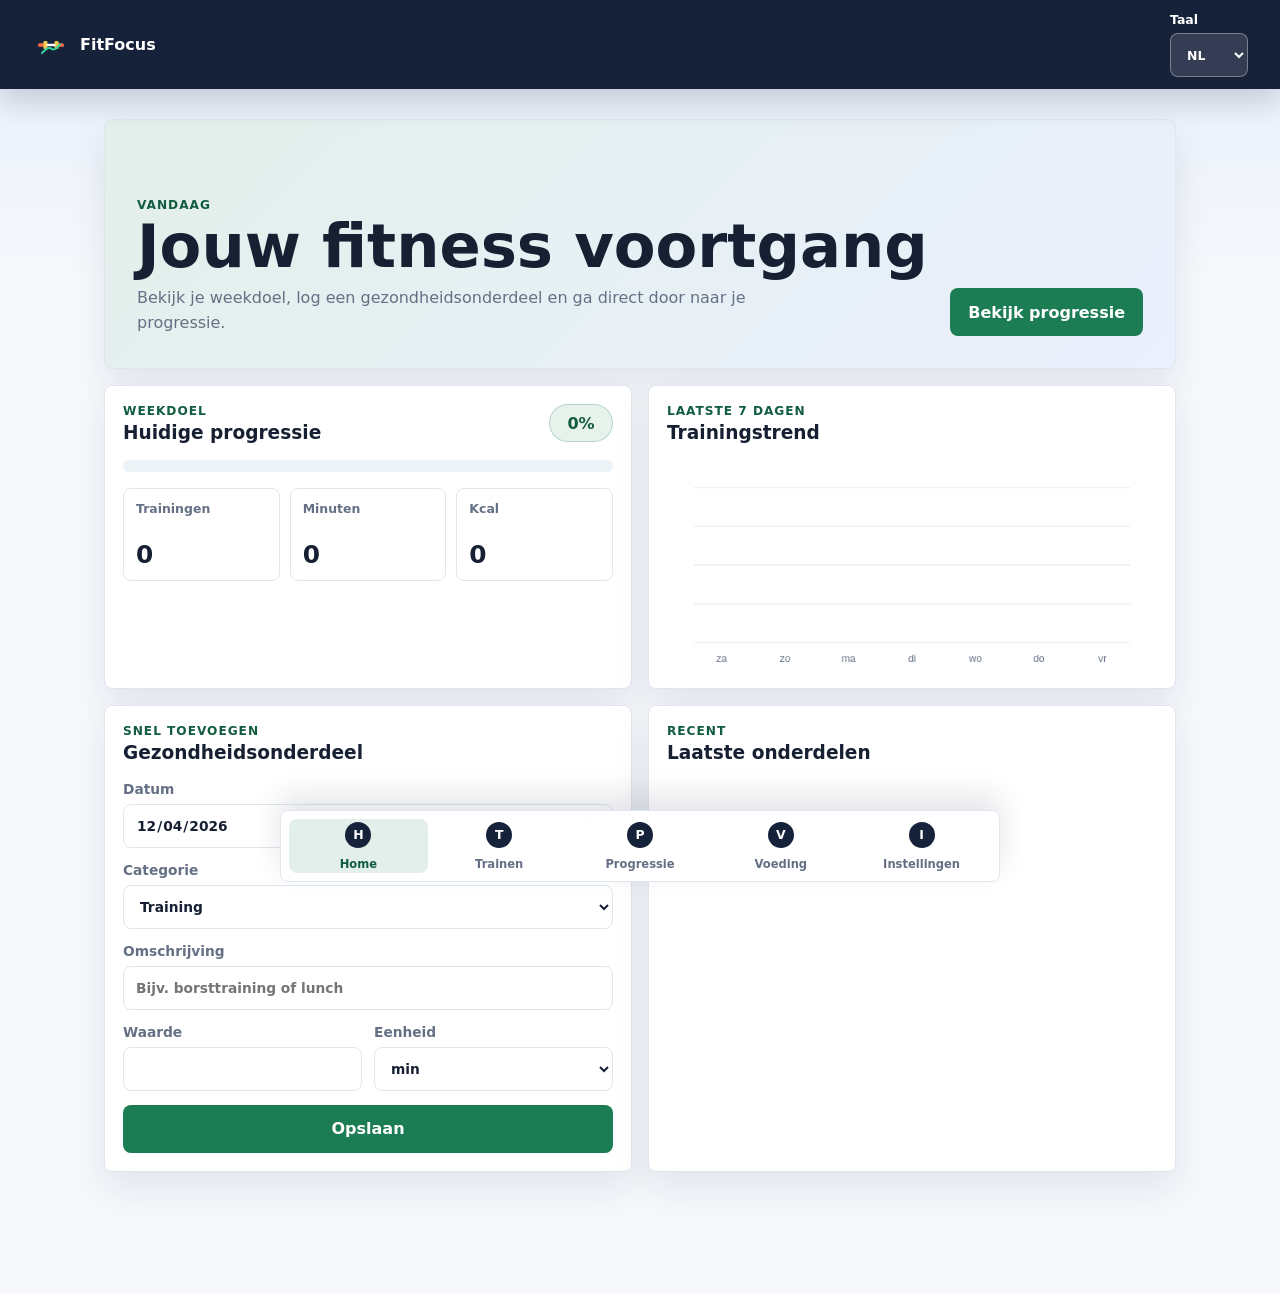
<file: index.html>
<!doctype html>
<html lang="nl">
  <head>
    <meta charset="utf-8">
    <meta name="viewport" content="width=device-width, initial-scale=1">
    <meta name="theme-color" content="#16213a">
    <title>FitFocus | Home</title>
    <link rel="manifest" href="./manifest.json">
    <link rel="icon" href="./assets/icon.svg" type="image/svg+xml">
    <link rel="stylesheet" href="./css/styles.css">
  </head>
  <body data-page="home">
    <header class="app-header">
      <a class="brand" href="./index.html" aria-label="FitFocus home">
        <img class="brand-mark" src="./assets/icon.svg" alt="">
        <span>FitFocus</span>
      </a>
      <label class="language-field">
        <span data-i18n="language">Taal</span>
        <select data-language-select aria-label="Taal kiezen">
          <option value="nl">NL</option>
          <option value="en">EN</option>
        </select>
      </label>
    </header>

    <main class="app-shell">
      <section class="hero-panel" aria-labelledby="home-title">
        <div>
          <p class="eyebrow" data-i18n="todayFocus">Vandaag</p>
          <h1 id="home-title" data-i18n="homeTitle">Jouw fitness voortgang</h1>
          <p class="muted" data-i18n="homeIntro">Bekijk je weekdoel, log een gezondheidsonderdeel en ga direct door naar je progressie.</p>
        </div>
        <a class="primary-action" href="./progress.html" data-i18n="viewProgress">Bekijk progressie</a>
      </section>

      <section class="dashboard-grid" aria-label="Dashboard">
        <article class="panel progress-summary">
          <div class="section-heading">
            <div>
              <p class="eyebrow" data-i18n="weekGoal">Weekdoel</p>
              <h2 data-i18n="currentProgress">Huidige progressie</h2>
            </div>
            <output id="homeProgressPercent" class="score-pill">0%</output>
          </div>

          <div class="progress-rail" aria-hidden="true">
            <span id="homeProgressBar"></span>
          </div>

          <div class="metric-grid">
            <div class="metric-card">
              <span data-i18n="workouts">Trainingen</span>
              <strong id="homeWorkoutCount">0</strong>
            </div>
            <div class="metric-card">
              <span data-i18n="minutes">Minuten</span>
              <strong id="homeMinutes">0</strong>
            </div>
            <div class="metric-card">
              <span data-i18n="kcal">Kcal</span>
              <strong id="homeKcal">0</strong>
            </div>
          </div>
        </article>

        <article class="panel">
          <div class="section-heading">
            <div>
              <p class="eyebrow" data-i18n="lastSevenDays">Laatste 7 dagen</p>
              <h2 data-i18n="trainingTrend">Trainingstrend</h2>
            </div>
          </div>
          <canvas id="homeTrendChart" width="620" height="260" aria-label="Grafiek met trainingsminuten"></canvas>
        </article>
      </section>

      <section class="content-grid">
        <article class="panel">
          <div class="section-heading">
            <div>
              <p class="eyebrow" data-i18n="quickAdd">Snel toevoegen</p>
              <h2 data-i18n="healthPart">Gezondheidsonderdeel</h2>
            </div>
          </div>
          <form id="quickEntryForm" class="stacked-form">
            <label>
              <span data-i18n="date">Datum</span>
              <input id="quickDate" name="date" type="date" required>
            </label>
            <label>
              <span data-i18n="category">Categorie</span>
              <select id="quickCategory" name="category" required>
                <option value="training" data-i18n="training">Training</option>
                <option value="nutrition" data-i18n="nutrition">Voeding</option>
                <option value="weight" data-i18n="weight">Gewicht</option>
                <option value="cardio" data-i18n="cardio">Conditie</option>
              </select>
            </label>
            <label>
              <span data-i18n="description">Omschrijving</span>
              <input id="quickDescription" name="description" type="text" maxlength="80" data-i18n-placeholder="descriptionExample" placeholder="Bijv. borsttraining of lunch">
            </label>
            <div class="two-column">
              <label>
                <span data-i18n="value">Waarde</span>
                <input id="quickValue" name="value" type="number" min="0" step="0.1" required>
              </label>
              <label>
                <span data-i18n="unit">Eenheid</span>
                <select id="quickUnit" name="unit" required>
                  <option value="min">min</option>
                  <option value="kg">kg</option>
                  <option value="kcal">kcal</option>
                  <option value="sets">sets</option>
                </select>
              </label>
            </div>
            <button class="primary-action full-width" type="submit" data-i18n="saveEntry">Opslaan</button>
          </form>
        </article>

        <article class="panel">
          <div class="section-heading">
            <div>
              <p class="eyebrow" data-i18n="recent">Recent</p>
              <h2 data-i18n="latestItems">Laatste onderdelen</h2>
            </div>
          </div>
          <div id="homeRecentList" class="entry-list empty-state" data-i18n="noEntries">Nog geen onderdelen opgeslagen.</div>
        </article>
      </section>
    </main>

    <footer class="bottom-nav" aria-label="Hoofdnavigatie">
      <a href="./index.html" data-nav="home"><span class="nav-icon">H</span><span data-i18n="home">Home</span></a>
      <a href="./training.html" data-nav="training"><span class="nav-icon">T</span><span data-i18n="train">Trainen</span></a>
      <a href="./progress.html" data-nav="progress"><span class="nav-icon">P</span><span data-i18n="progress">Progressie</span></a>
      <a href="./voeding.html" data-nav="nutrition"><span class="nav-icon">V</span><span data-i18n="nutrition">Voeding</span></a>
      <a href="./settings.html" data-nav="settings"><span class="nav-icon">I</span><span data-i18n="settings">Instellingen</span></a>
    </footer>

    <script src="./js/app.js" defer></script>
  </body>
</html>
</file>
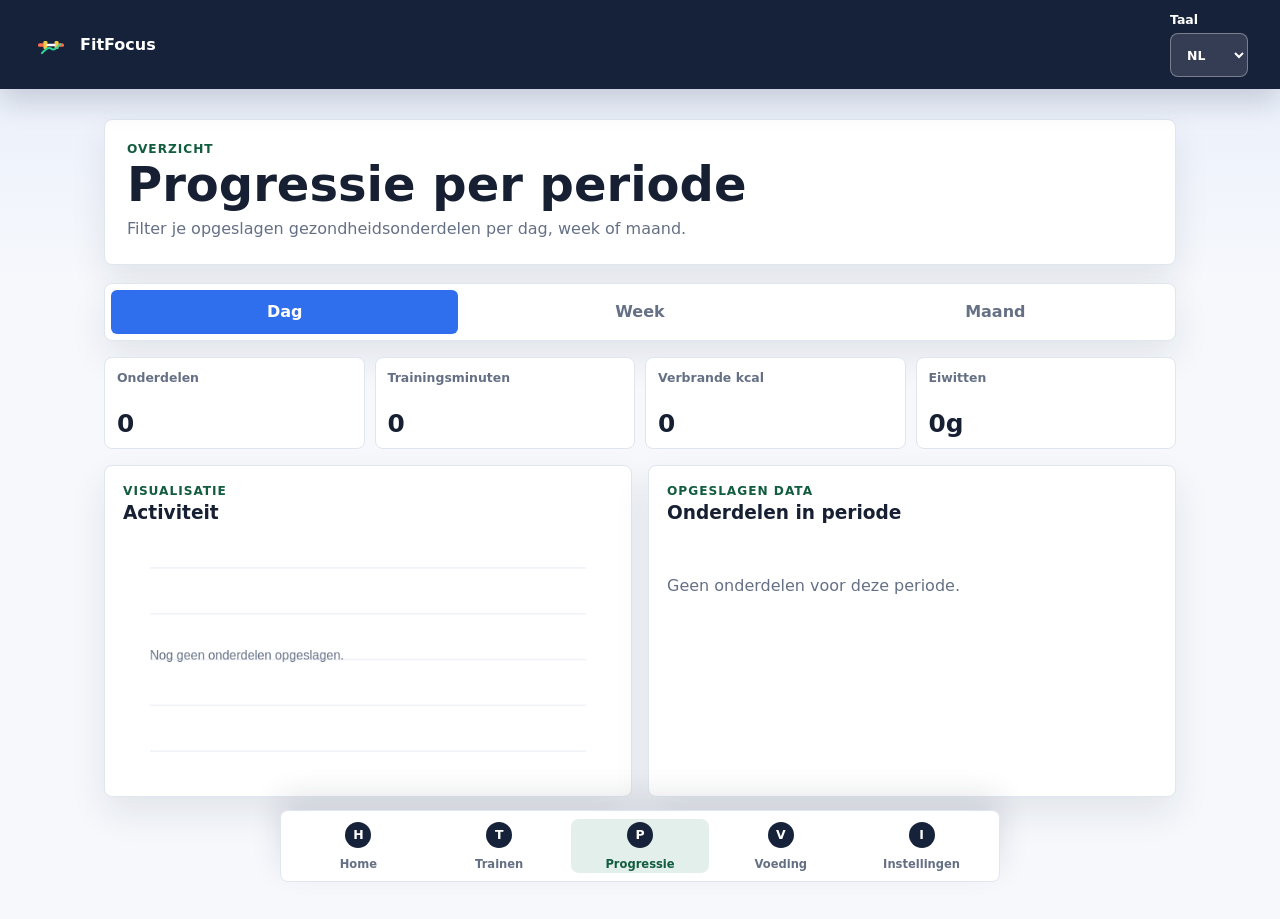
<file: progress.html>
<!doctype html>
<html lang="nl">
  <head>
    <meta charset="utf-8">
    <meta name="viewport" content="width=device-width, initial-scale=1">
    <meta name="theme-color" content="#16213a">
    <title>FitFocus | Progressie</title>
    <link rel="manifest" href="./manifest.json">
    <link rel="icon" href="./assets/icon.svg" type="image/svg+xml">
    <link rel="stylesheet" href="./css/styles.css">
  </head>
  <body data-page="progress">
    <header class="app-header">
      <a class="brand" href="./index.html" aria-label="FitFocus home">
        <img class="brand-mark" src="./assets/icon.svg" alt="">
        <span>FitFocus</span>
      </a>
      <label class="language-field">
        <span data-i18n="language">Taal</span>
        <select data-language-select aria-label="Taal kiezen">
          <option value="nl">NL</option>
          <option value="en">EN</option>
        </select>
      </label>
    </header>

    <main class="app-shell">
      <section class="page-title">
        <p class="eyebrow" data-i18n="overview">Overzicht</p>
        <h1 data-i18n="progressTitle">Progressie per periode</h1>
        <p class="muted" data-i18n="progressIntro">Filter je opgeslagen gezondheidsonderdelen per dag, week of maand.</p>
      </section>

      <section class="period-tabs" aria-label="Periode kiezen">
        <button class="is-active" type="button" data-period="day" data-i18n="day">Dag</button>
        <button type="button" data-period="week" data-i18n="week">Week</button>
        <button type="button" data-period="month" data-i18n="month">Maand</button>
      </section>

      <section class="metric-grid wide">
        <div class="metric-card">
          <span data-i18n="items">Onderdelen</span>
          <strong id="progressItemCount">0</strong>
        </div>
        <div class="metric-card">
          <span data-i18n="trainingMinutes">Trainingsminuten</span>
          <strong id="progressMinutes">0</strong>
        </div>
        <div class="metric-card">
          <span data-i18n="burnedKcal">Verbrande kcal</span>
          <strong id="progressKcal">0</strong>
        </div>
        <div class="metric-card">
          <span data-i18n="protein">Eiwitten</span>
          <strong id="progressProtein">0g</strong>
        </div>
      </section>

      <section class="content-grid">
        <article class="panel">
          <div class="section-heading">
            <div>
              <p class="eyebrow" data-i18n="visual">Visualisatie</p>
              <h2 data-i18n="activityChart">Activiteit</h2>
            </div>
          </div>
          <canvas id="progressChart" width="620" height="300" aria-label="Progressiegrafiek"></canvas>
        </article>

        <article class="panel">
          <div class="section-heading">
            <div>
              <p class="eyebrow" data-i18n="storedData">Opgeslagen data</p>
              <h2 data-i18n="periodItems">Onderdelen in periode</h2>
            </div>
          </div>
          <div id="progressList" class="entry-list empty-state" data-i18n="noPeriodEntries">Geen onderdelen voor deze periode.</div>
        </article>
      </section>
    </main>

    <footer class="bottom-nav" aria-label="Hoofdnavigatie">
      <a href="./index.html" data-nav="home"><span class="nav-icon">H</span><span data-i18n="home">Home</span></a>
      <a href="./training.html" data-nav="training"><span class="nav-icon">T</span><span data-i18n="train">Trainen</span></a>
      <a href="./progress.html" data-nav="progress"><span class="nav-icon">P</span><span data-i18n="progress">Progressie</span></a>
      <a href="./voeding.html" data-nav="nutrition"><span class="nav-icon">V</span><span data-i18n="nutrition">Voeding</span></a>
      <a href="./settings.html" data-nav="settings"><span class="nav-icon">I</span><span data-i18n="settings">Instellingen</span></a>
    </footer>

    <script src="./js/app.js" defer></script>
  </body>
</html>
</file>
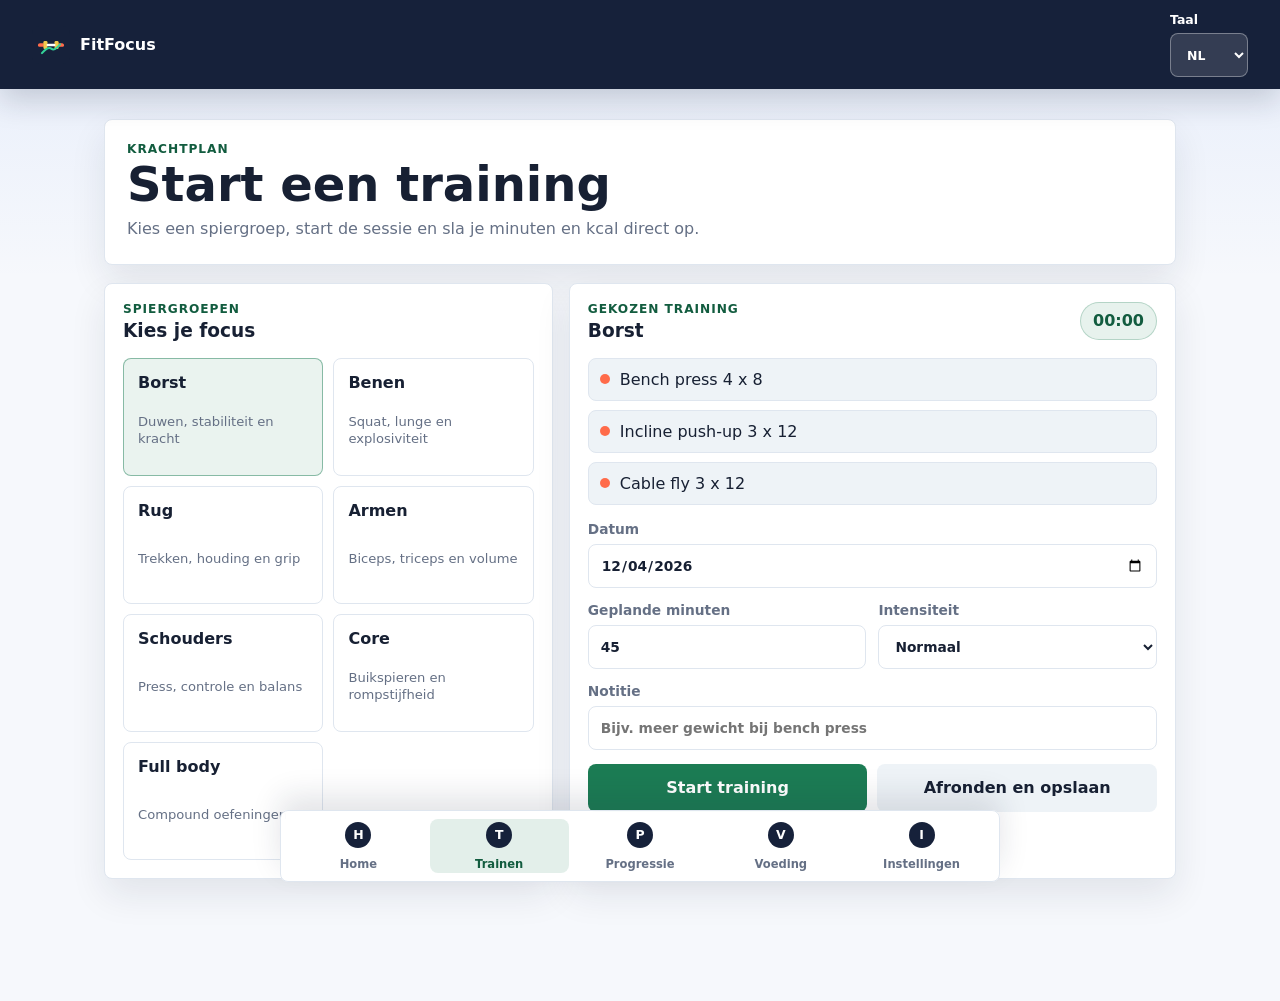
<file: training.html>
<!doctype html>
<html lang="nl">
  <head>
    <meta charset="utf-8">
    <meta name="viewport" content="width=device-width, initial-scale=1">
    <meta name="theme-color" content="#16213a">
    <title>FitFocus | Trainen</title>
    <link rel="manifest" href="./manifest.json">
    <link rel="icon" href="./assets/icon.svg" type="image/svg+xml">
    <link rel="stylesheet" href="./css/styles.css">
  </head>
  <body data-page="training">
    <header class="app-header">
      <a class="brand" href="./index.html" aria-label="FitFocus home">
        <img class="brand-mark" src="./assets/icon.svg" alt="">
        <span>FitFocus</span>
      </a>
      <label class="language-field">
        <span data-i18n="language">Taal</span>
        <select data-language-select aria-label="Taal kiezen">
          <option value="nl">NL</option>
          <option value="en">EN</option>
        </select>
      </label>
    </header>

    <main class="app-shell">
      <section class="page-title">
        <p class="eyebrow" data-i18n="strengthPlan">Krachtplan</p>
        <h1 data-i18n="trainingTitle">Start een training</h1>
        <p class="muted" data-i18n="trainingIntro">Kies een spiergroep, start de sessie en sla je minuten en kcal direct op.</p>
      </section>

      <section class="training-layout">
        <article class="panel">
          <div class="section-heading">
            <div>
              <p class="eyebrow" data-i18n="muscleGroups">Spiergroepen</p>
              <h2 data-i18n="chooseMuscle">Kies je focus</h2>
            </div>
          </div>
          <div id="muscleGrid" class="muscle-grid" aria-label="Spiergroep kiezen"></div>
        </article>

        <article class="panel training-plan">
          <div class="section-heading">
            <div>
              <p class="eyebrow" data-i18n="selectedWorkout">Gekozen training</p>
              <h2 id="selectedMuscleTitle">Borst</h2>
            </div>
            <output id="sessionTimer" class="score-pill">00:00</output>
          </div>

          <ul id="exerciseList" class="exercise-list"></ul>

          <form id="trainingForm" class="stacked-form">
            <label>
              <span data-i18n="date">Datum</span>
              <input id="trainingDate" type="date" required>
            </label>
            <div class="two-column">
              <label>
                <span data-i18n="plannedMinutes">Geplande minuten</span>
                <input id="trainingMinutes" type="number" min="5" max="240" value="45" required>
              </label>
              <label>
                <span data-i18n="effort">Intensiteit</span>
                <select id="trainingEffort">
                  <option value="light" data-i18n="light">Licht</option>
                  <option value="normal" selected data-i18n="normal">Normaal</option>
                  <option value="heavy" data-i18n="heavy">Zwaar</option>
                </select>
              </label>
            </div>
            <label>
              <span data-i18n="trainingNote">Notitie</span>
              <input id="trainingNote" maxlength="90" data-i18n-placeholder="trainingNoteExample" placeholder="Bijv. meer gewicht bij bench press">
            </label>
            <div class="button-row">
              <button id="startTrainingButton" class="primary-action" type="button" data-i18n="startTraining">Start training</button>
              <button id="finishTrainingButton" class="secondary-action" type="submit" data-i18n="finishSave">Afronden en opslaan</button>
            </div>
          </form>
        </article>
      </section>
    </main>

    <footer class="bottom-nav" aria-label="Hoofdnavigatie">
      <a href="./index.html" data-nav="home"><span class="nav-icon">H</span><span data-i18n="home">Home</span></a>
      <a href="./training.html" data-nav="training"><span class="nav-icon">T</span><span data-i18n="train">Trainen</span></a>
      <a href="./progress.html" data-nav="progress"><span class="nav-icon">P</span><span data-i18n="progress">Progressie</span></a>
      <a href="./voeding.html" data-nav="nutrition"><span class="nav-icon">V</span><span data-i18n="nutrition">Voeding</span></a>
      <a href="./settings.html" data-nav="settings"><span class="nav-icon">I</span><span data-i18n="settings">Instellingen</span></a>
    </footer>

    <script src="./js/app.js" defer></script>
  </body>
</html>
</file>
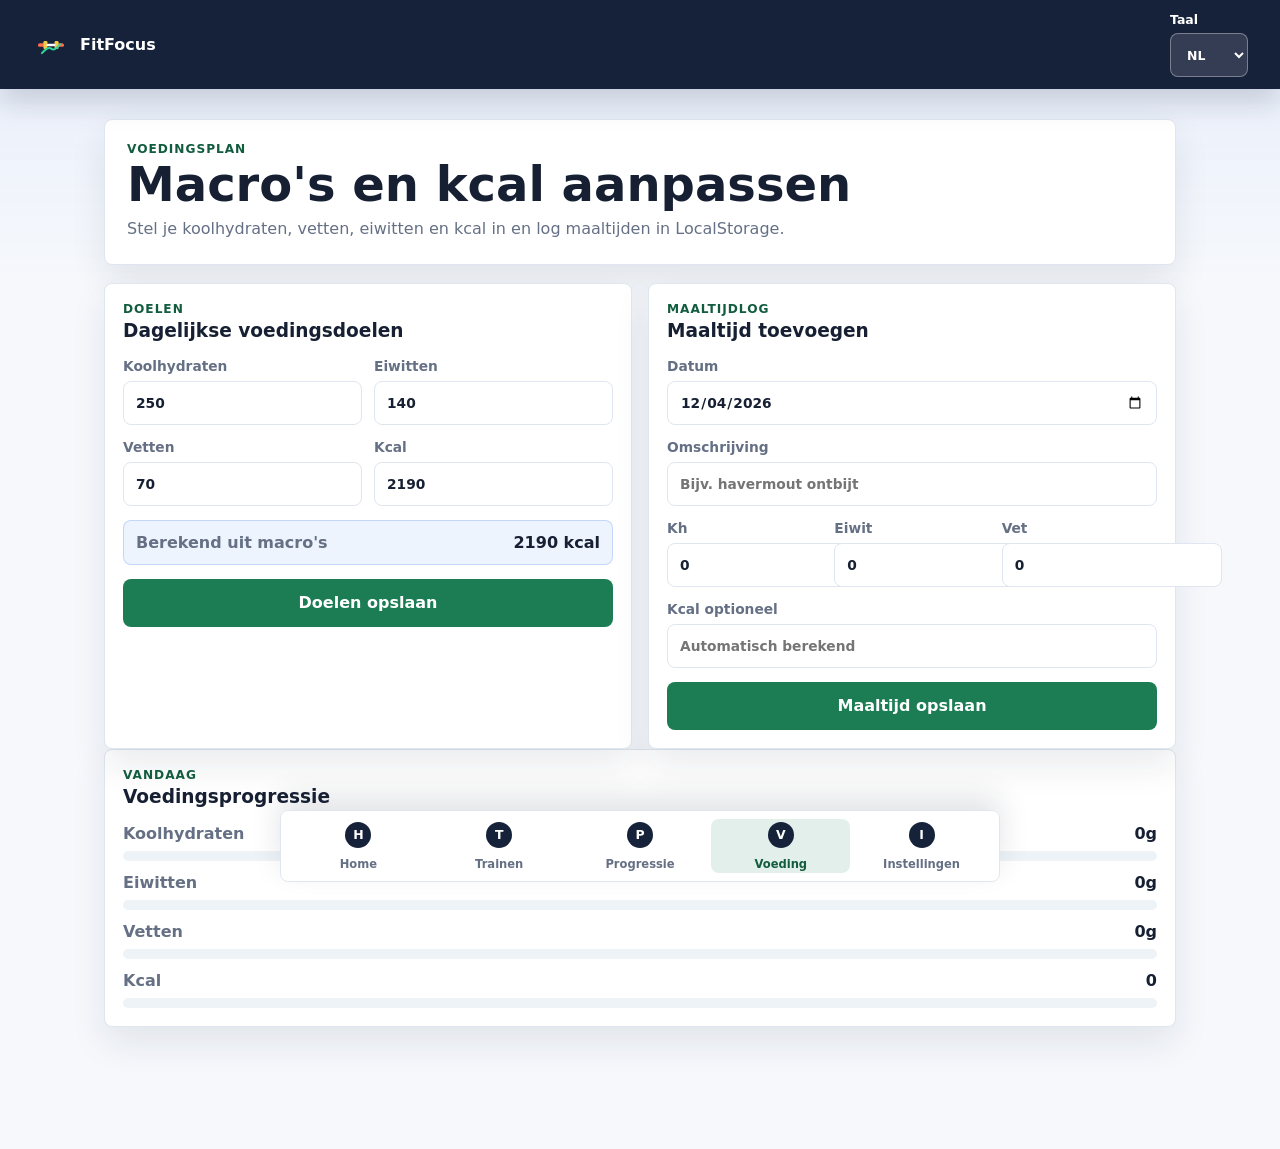
<file: voeding.html>
<!doctype html>
<html lang="nl">
  <head>
    <meta charset="utf-8">
    <meta name="viewport" content="width=device-width, initial-scale=1">
    <meta name="theme-color" content="#16213a">
    <title>FitFocus | Voeding</title>
    <link rel="manifest" href="./manifest.json">
    <link rel="icon" href="./assets/icon.svg" type="image/svg+xml">
    <link rel="stylesheet" href="./css/styles.css">
  </head>
  <body data-page="nutrition">
    <header class="app-header">
      <a class="brand" href="./index.html" aria-label="FitFocus home">
        <img class="brand-mark" src="./assets/icon.svg" alt="">
        <span>FitFocus</span>
      </a>
      <label class="language-field">
        <span data-i18n="language">Taal</span>
        <select data-language-select aria-label="Taal kiezen">
          <option value="nl">NL</option>
          <option value="en">EN</option>
        </select>
      </label>
    </header>

    <main class="app-shell">
      <section class="page-title">
        <p class="eyebrow" data-i18n="nutritionPlan">Voedingsplan</p>
        <h1 data-i18n="nutritionTitle">Macro's en kcal aanpassen</h1>
        <p class="muted" data-i18n="nutritionIntro">Stel je koolhydraten, vetten, eiwitten en kcal in en log maaltijden in LocalStorage.</p>
      </section>

      <section class="nutrition-layout">
        <article class="panel">
          <div class="section-heading">
            <div>
              <p class="eyebrow" data-i18n="targets">Doelen</p>
              <h2 data-i18n="dailyTargets">Dagelijkse voedingsdoelen</h2>
            </div>
          </div>
          <form id="nutritionTargetForm" class="stacked-form">
            <div class="two-column">
              <label>
                <span data-i18n="carbs">Koolhydraten</span>
                <input id="targetCarbs" type="number" min="0" step="1" required>
              </label>
              <label>
                <span data-i18n="protein">Eiwitten</span>
                <input id="targetProtein" type="number" min="0" step="1" required>
              </label>
            </div>
            <div class="two-column">
              <label>
                <span data-i18n="fat">Vetten</span>
                <input id="targetFat" type="number" min="0" step="1" required>
              </label>
              <label>
                <span data-i18n="kcal">Kcal</span>
                <input id="targetKcal" type="number" min="0" step="1" required>
              </label>
            </div>
            <div class="macro-result">
              <span data-i18n="calculatedKcal">Berekend uit macro's</span>
              <strong id="macroKcalResult">0 kcal</strong>
            </div>
            <button class="primary-action full-width" type="submit" data-i18n="saveTargets">Doelen opslaan</button>
          </form>
        </article>

        <article class="panel">
          <div class="section-heading">
            <div>
              <p class="eyebrow" data-i18n="mealLog">Maaltijdlog</p>
              <h2 data-i18n="addMeal">Maaltijd toevoegen</h2>
            </div>
          </div>
          <form id="mealForm" class="stacked-form">
            <label>
              <span data-i18n="date">Datum</span>
              <input id="mealDate" type="date" required>
            </label>
            <label>
              <span data-i18n="description">Omschrijving</span>
              <input id="mealDescription" maxlength="80" data-i18n-placeholder="mealExample" placeholder="Bijv. havermout ontbijt">
            </label>
            <div class="three-column">
              <label>
                <span data-i18n="carbsShort">Kh</span>
                <input id="mealCarbs" type="number" min="0" step="1" value="0">
              </label>
              <label>
                <span data-i18n="proteinShort">Eiwit</span>
                <input id="mealProtein" type="number" min="0" step="1" value="0">
              </label>
              <label>
                <span data-i18n="fatShort">Vet</span>
                <input id="mealFat" type="number" min="0" step="1" value="0">
              </label>
            </div>
            <label>
              <span data-i18n="kcalOptional">Kcal optioneel</span>
              <input id="mealKcal" type="number" min="0" step="1" data-i18n-placeholder="autoKcal" placeholder="Automatisch berekend">
            </label>
            <button class="primary-action full-width" type="submit" data-i18n="saveMeal">Maaltijd opslaan</button>
          </form>
        </article>
      </section>

      <section class="panel">
        <div class="section-heading">
          <div>
            <p class="eyebrow" data-i18n="today">Vandaag</p>
            <h2 data-i18n="nutritionProgress">Voedingsprogressie</h2>
          </div>
        </div>
        <div class="macro-bars">
          <div class="macro-bar" data-macro="carbs">
            <span data-i18n="carbs">Koolhydraten</span>
            <strong id="todayCarbs">0g</strong>
            <div><span id="todayCarbsBar"></span></div>
          </div>
          <div class="macro-bar" data-macro="protein">
            <span data-i18n="protein">Eiwitten</span>
            <strong id="todayProtein">0g</strong>
            <div><span id="todayProteinBar"></span></div>
          </div>
          <div class="macro-bar" data-macro="fat">
            <span data-i18n="fat">Vetten</span>
            <strong id="todayFat">0g</strong>
            <div><span id="todayFatBar"></span></div>
          </div>
          <div class="macro-bar" data-macro="kcal">
            <span data-i18n="kcal">Kcal</span>
            <strong id="todayNutritionKcal">0</strong>
            <div><span id="todayKcalBar"></span></div>
          </div>
        </div>
      </section>
    </main>

    <footer class="bottom-nav" aria-label="Hoofdnavigatie">
      <a href="./index.html" data-nav="home"><span class="nav-icon">H</span><span data-i18n="home">Home</span></a>
      <a href="./training.html" data-nav="training"><span class="nav-icon">T</span><span data-i18n="train">Trainen</span></a>
      <a href="./progress.html" data-nav="progress"><span class="nav-icon">P</span><span data-i18n="progress">Progressie</span></a>
      <a href="./voeding.html" data-nav="nutrition"><span class="nav-icon">V</span><span data-i18n="nutrition">Voeding</span></a>
      <a href="./settings.html" data-nav="settings"><span class="nav-icon">I</span><span data-i18n="settings">Instellingen</span></a>
    </footer>

    <script src="./js/app.js" defer></script>
  </body>
</html>
</file>
<file: css/styles.css>
:root {
  color-scheme: light;
  --background: #f6f8fc;
  --surface: #ffffff;
  --surface-strong: #eef3f7;
  --text: #172033;
  --muted: #657085;
  --line: #dfe6ef;
  --primary: #1c7c54;
  --primary-dark: #125c3f;
  --accent: #ff6b4a;
  --blue: #2f6fed;
  --yellow: #f2c94c;
  --danger: #c83232;
  --shadow: 0 16px 36px rgba(22, 33, 58, 0.09);
  --radius: 8px;
  font-family: Inter, ui-sans-serif, system-ui, -apple-system, BlinkMacSystemFont, "Segoe UI", sans-serif;
}

* {
  box-sizing: border-box;
}

html {
  min-height: 100%;
  background: var(--background);
}

body {
  min-height: 100%;
  margin: 0;
  color: var(--text);
  background:
    linear-gradient(180deg, rgba(47, 111, 237, 0.08), transparent 280px),
    var(--background);
}

button,
input,
select {
  font: inherit;
}

button,
a,
select,
input {
  -webkit-tap-highlight-color: transparent;
}

a {
  color: inherit;
  text-decoration: none;
}

canvas {
  display: block;
  width: 100%;
  max-width: 100%;
  min-height: 210px;
}

.app-header {
  position: sticky;
  top: 0;
  z-index: 10;
  display: flex;
  align-items: center;
  justify-content: space-between;
  gap: 16px;
  min-height: 68px;
  padding: 12px 18px;
  color: #ffffff;
  background: #16213a;
  box-shadow: 0 12px 28px rgba(22, 33, 58, 0.18);
}

.brand {
  display: inline-flex;
  align-items: center;
  gap: 10px;
  min-width: 0;
  font-weight: 800;
  letter-spacing: 0;
}

.brand-mark {
  width: 38px;
  height: 38px;
  flex: 0 0 auto;
}

.language-field,
.wide-label {
  display: grid;
  gap: 6px;
  color: inherit;
  font-size: 0.78rem;
  font-weight: 700;
}

.language-field select,
.wide-label select,
input,
select {
  min-height: 44px;
  border: 1px solid var(--line);
  border-radius: var(--radius);
  padding: 0 12px;
  color: var(--text);
  background: #ffffff;
}

.language-field select {
  min-width: 78px;
  border-color: rgba(255, 255, 255, 0.34);
  color: #ffffff;
  background: rgba(255, 255, 255, 0.13);
}

.language-field option {
  color: var(--text);
}

.app-shell {
  width: min(1120px, 100%);
  margin: 0 auto;
  padding: 22px 16px 108px;
}

.hero-panel,
.page-title,
.panel {
  border: 1px solid var(--line);
  border-radius: var(--radius);
  background: var(--surface);
  box-shadow: var(--shadow);
}

.hero-panel {
  display: grid;
  gap: 20px;
  padding: 24px;
  background:
    linear-gradient(135deg, rgba(28, 124, 84, 0.12), rgba(47, 111, 237, 0.1)),
    #ffffff;
}

.hero-panel h1,
.page-title h1 {
  margin: 4px 0 8px;
  font-size: clamp(2rem, 6vw, 3.8rem);
  line-height: 1;
  letter-spacing: 0;
}

.page-title {
  padding: 22px;
  margin-bottom: 18px;
}

.page-title h1 {
  font-size: clamp(1.9rem, 5vw, 3rem);
}

.eyebrow {
  margin: 0;
  color: var(--primary-dark);
  font-size: 0.76rem;
  font-weight: 800;
  letter-spacing: 0.08em;
  text-transform: uppercase;
}

.muted {
  margin: 0;
  max-width: 66ch;
  color: var(--muted);
  line-height: 1.6;
}

.dashboard-grid,
.content-grid,
.training-layout,
.nutrition-layout,
.settings-grid {
  display: grid;
  gap: 16px;
  margin-top: 16px;
}

.panel {
  padding: 18px;
}

.section-heading {
  display: flex;
  align-items: start;
  justify-content: space-between;
  gap: 14px;
  margin-bottom: 16px;
}

.section-heading h2 {
  margin: 4px 0 0;
  font-size: 1.16rem;
  line-height: 1.2;
  letter-spacing: 0;
}

.score-pill {
  display: inline-grid;
  place-items: center;
  min-width: 64px;
  min-height: 38px;
  border: 1px solid rgba(28, 124, 84, 0.25);
  border-radius: 999px;
  padding: 0 12px;
  color: var(--primary-dark);
  background: rgba(28, 124, 84, 0.1);
  font-weight: 800;
}

.progress-rail {
  height: 12px;
  overflow: hidden;
  border-radius: 999px;
  background: var(--surface-strong);
}

.progress-rail span {
  display: block;
  width: 0;
  height: 100%;
  border-radius: inherit;
  background: linear-gradient(90deg, var(--primary), var(--blue));
  transition: width 260ms ease;
}

.metric-grid {
  display: grid;
  grid-template-columns: repeat(3, minmax(0, 1fr));
  gap: 10px;
  margin-top: 16px;
}

.metric-grid.wide {
  grid-template-columns: repeat(2, minmax(0, 1fr));
  margin-top: 0;
}

.metric-card {
  min-height: 86px;
  border: 1px solid var(--line);
  border-radius: var(--radius);
  padding: 12px;
  background: #ffffff;
}

.metric-card span {
  display: block;
  min-height: 34px;
  color: var(--muted);
  font-size: 0.78rem;
  font-weight: 700;
}

.metric-card strong {
  display: block;
  margin-top: 8px;
  font-size: 1.55rem;
  line-height: 1;
}

.stacked-form {
  display: grid;
  gap: 14px;
}

.stacked-form label,
.wide-label {
  display: grid;
  gap: 7px;
  color: var(--muted);
  font-size: 0.86rem;
  font-weight: 700;
}

.two-column,
.three-column {
  display: grid;
  gap: 12px;
}

.two-column {
  grid-template-columns: repeat(2, minmax(0, 1fr));
}

.three-column {
  grid-template-columns: repeat(3, minmax(0, 1fr));
}

.primary-action,
.secondary-action,
.danger-action {
  display: inline-flex;
  align-items: center;
  justify-content: center;
  min-height: 48px;
  border: 0;
  border-radius: var(--radius);
  padding: 0 18px;
  cursor: pointer;
  font-weight: 800;
  letter-spacing: 0;
}

.primary-action {
  color: #ffffff;
  background: var(--primary);
}

.primary-action:hover {
  background: var(--primary-dark);
}

.secondary-action {
  color: var(--text);
  background: var(--surface-strong);
}

.danger-action {
  color: #ffffff;
  background: var(--danger);
}

.full-width {
  width: 100%;
}

.button-row {
  display: grid;
  gap: 10px;
}

.entry-list {
  display: grid;
  gap: 10px;
}

.empty-state {
  min-height: 90px;
  align-content: center;
  color: var(--muted);
}

.entry-item {
  display: grid;
  grid-template-columns: 1fr auto;
  gap: 12px;
  align-items: center;
  border: 1px solid var(--line);
  border-radius: var(--radius);
  padding: 12px;
  background: #ffffff;
}

.entry-item h3 {
  margin: 0 0 5px;
  font-size: 0.98rem;
  letter-spacing: 0;
}

.entry-item p {
  margin: 0;
  color: var(--muted);
  font-size: 0.86rem;
}

.delete-entry {
  width: 42px;
  height: 42px;
  border: 1px solid rgba(200, 50, 50, 0.24);
  border-radius: var(--radius);
  color: var(--danger);
  background: rgba(200, 50, 50, 0.08);
  cursor: pointer;
  font-weight: 900;
}

.period-tabs {
  display: grid;
  grid-template-columns: repeat(3, minmax(0, 1fr));
  gap: 8px;
  margin-bottom: 16px;
  padding: 6px;
  border: 1px solid var(--line);
  border-radius: var(--radius);
  background: #ffffff;
  box-shadow: var(--shadow);
}

.period-tabs button {
  min-height: 44px;
  border: 0;
  border-radius: 6px;
  color: var(--muted);
  background: transparent;
  cursor: pointer;
  font-weight: 800;
}

.period-tabs button.is-active {
  color: #ffffff;
  background: var(--blue);
}

.muscle-grid {
  display: grid;
  grid-template-columns: repeat(2, minmax(0, 1fr));
  gap: 10px;
}

.muscle-card {
  display: grid;
  gap: 8px;
  min-height: 118px;
  border: 1px solid var(--line);
  border-radius: var(--radius);
  padding: 14px;
  color: var(--text);
  background: #ffffff;
  cursor: pointer;
  text-align: left;
}

.muscle-card.is-active {
  border-color: rgba(28, 124, 84, 0.48);
  background: rgba(28, 124, 84, 0.09);
}

.muscle-card strong {
  font-size: 1rem;
}

.muscle-card span {
  color: var(--muted);
  font-size: 0.82rem;
  line-height: 1.35;
}

.exercise-list {
  display: grid;
  gap: 9px;
  margin: 0 0 16px;
  padding: 0;
  list-style: none;
}

.exercise-list li {
  display: grid;
  grid-template-columns: auto 1fr;
  gap: 10px;
  align-items: center;
  border: 1px solid var(--line);
  border-radius: var(--radius);
  padding: 11px;
  background: var(--surface-strong);
}

.exercise-list li::before {
  content: "";
  width: 10px;
  height: 10px;
  border-radius: 50%;
  background: var(--accent);
}

.macro-result {
  display: flex;
  align-items: center;
  justify-content: space-between;
  gap: 12px;
  border: 1px solid rgba(47, 111, 237, 0.22);
  border-radius: var(--radius);
  padding: 12px;
  background: rgba(47, 111, 237, 0.08);
}

.macro-result span {
  color: var(--muted);
  font-weight: 700;
}

.macro-bars {
  display: grid;
  gap: 12px;
}

.macro-bar {
  display: grid;
  grid-template-columns: minmax(96px, 1fr) auto;
  gap: 8px 12px;
  align-items: center;
}

.macro-bar > span {
  color: var(--muted);
  font-weight: 800;
}

.macro-bar > div {
  grid-column: 1 / -1;
  height: 10px;
  overflow: hidden;
  border-radius: 999px;
  background: var(--surface-strong);
}

.macro-bar > div span {
  display: block;
  width: 0;
  height: 100%;
  border-radius: inherit;
  background: var(--primary);
  transition: width 220ms ease;
}

.macro-bar[data-macro="protein"] > div span {
  background: var(--blue);
}

.macro-bar[data-macro="fat"] > div span {
  background: var(--accent);
}

.macro-bar[data-macro="kcal"] > div span {
  background: var(--yellow);
}

.status-list {
  display: grid;
  gap: 10px;
  margin-bottom: 16px;
}

.status-list p {
  display: flex;
  justify-content: space-between;
  gap: 12px;
  margin: 0;
  border-bottom: 1px solid var(--line);
  padding-bottom: 10px;
}

.status-list span {
  color: var(--muted);
}

.danger-panel {
  border-color: rgba(200, 50, 50, 0.22);
}

.bottom-nav {
  position: fixed;
  right: 0;
  bottom: 0;
  left: 0;
  z-index: 15;
  display: grid;
  grid-template-columns: repeat(5, minmax(0, 1fr));
  gap: 2px;
  border-top: 1px solid var(--line);
  padding: 8px 8px calc(8px + env(safe-area-inset-bottom));
  background: rgba(255, 255, 255, 0.96);
  box-shadow: 0 -14px 30px rgba(22, 33, 58, 0.12);
  backdrop-filter: blur(12px);
}

.bottom-nav a {
  display: grid;
  place-items: center;
  gap: 4px;
  min-height: 54px;
  border-radius: var(--radius);
  color: var(--muted);
  font-size: 0.72rem;
  font-weight: 800;
}

.bottom-nav a.is-active {
  color: var(--primary-dark);
  background: rgba(28, 124, 84, 0.12);
}

.nav-icon {
  display: grid;
  place-items: center;
  width: 26px;
  height: 26px;
  border-radius: 999px;
  color: #ffffff;
  background: #16213a;
  font-size: 0.78rem;
  font-weight: 900;
}

@media (min-width: 720px) {
  .app-header {
    padding-inline: 32px;
  }

  .app-shell {
    padding: 30px 24px 122px;
  }

  .hero-panel {
    grid-template-columns: minmax(0, 1fr) auto;
    align-items: end;
    min-height: 250px;
    padding: 32px;
  }

  .dashboard-grid,
  .content-grid,
  .training-layout,
  .nutrition-layout,
  .settings-grid {
    grid-template-columns: repeat(2, minmax(0, 1fr));
  }

  .metric-grid.wide {
    grid-template-columns: repeat(4, minmax(0, 1fr));
  }

  .button-row {
    grid-template-columns: repeat(2, minmax(0, 1fr));
  }

  .bottom-nav {
    right: 24px;
    bottom: 18px;
    left: 24px;
    width: min(720px, calc(100% - 48px));
    margin: 0 auto;
    border: 1px solid var(--line);
    border-radius: var(--radius);
    padding: 8px;
  }
}

@media (min-width: 1024px) {
  .training-layout {
    grid-template-columns: minmax(320px, 0.85fr) minmax(0, 1.15fr);
  }

  .nutrition-layout {
    grid-template-columns: repeat(2, minmax(0, 1fr));
  }

  .settings-grid {
    grid-template-columns: repeat(4, minmax(0, 1fr));
  }
}

@media (max-width: 380px) {
  .app-header {
    padding-inline: 12px;
  }

  .brand span {
    font-size: 0.92rem;
  }

  .three-column,
  .two-column,
  .metric-grid,
  .metric-grid.wide {
    grid-template-columns: 1fr;
  }

  .bottom-nav a {
    font-size: 0.66rem;
  }
}
</file>
